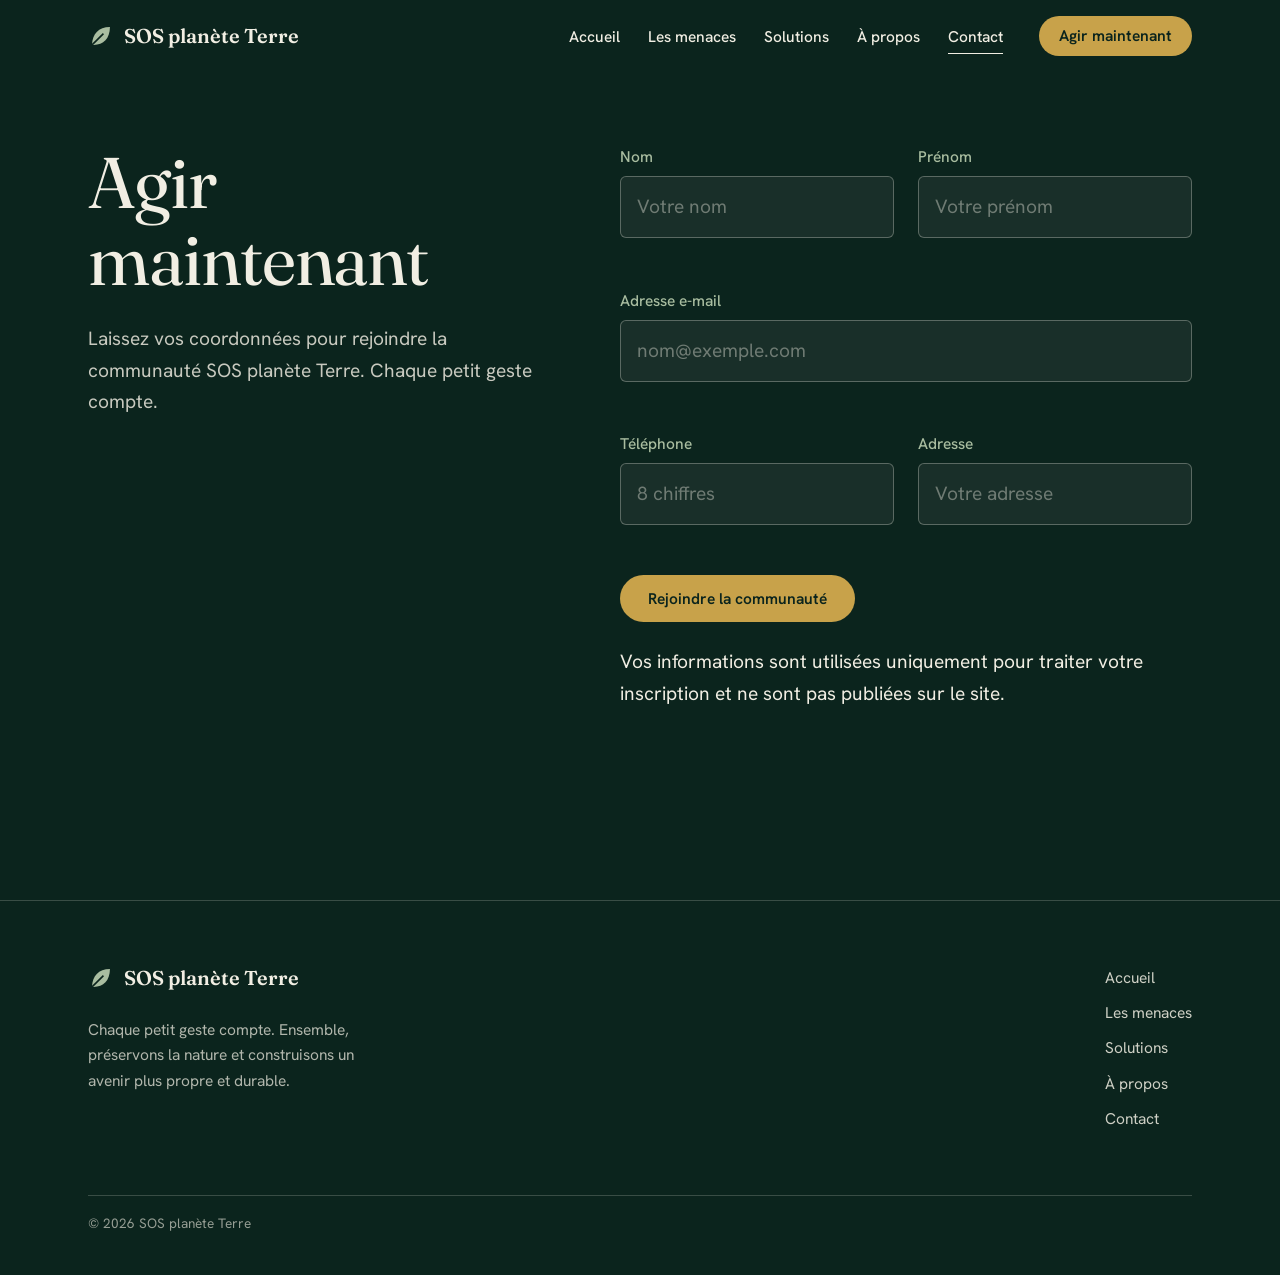
<file: contact.html>
<!DOCTYPE html>
<html lang="fr">
<head>
  <meta charset="UTF-8">
  <meta name="viewport" content="width=device-width, initial-scale=1">
  <title>Contact | SOS planète Terre</title>
  <meta name="description" content="Rejoignez la communauté SOS planète Terre et agissez pour protéger l’environnement.">
  <meta name="theme-color" content="#0b241d">
  <meta property="og:type" content="website">
  <meta property="og:title" content="Contact | SOS planète Terre">
  <meta property="og:description" content="Rejoignez la communauté SOS planète Terre et agissez pour protéger l’environnement.">
  <meta property="og:locale" content="fr_FR">
  <link rel="icon" href="data:image/svg+xml,%3Csvg xmlns='http://www.w3.org/2000/svg' viewBox='0 0 32 32'%3E%3Cpath d='M5 27C5 14 13 5 27 5c0 14-8 22-20 22Z' fill='%235f7f52'/%3E%3C/svg%3E">
  <link rel="preconnect" href="https://fonts.googleapis.com">
  <link rel="preconnect" href="https://fonts.gstatic.com" crossorigin>
  <link rel="stylesheet" href="https://fonts.googleapis.com/css2?family=Fraunces:opsz,wght@9..144,300..600&amp;family=Hanken+Grotesk:wght@400;500;600&amp;display=swap">
  <link rel="stylesheet" href="css/style.css">
  <script>document.documentElement.classList.add("js");</script>
</head>
<body>
  <a class="skip-link" href="#contenu">Aller au contenu</a>
  <div class="progress" aria-hidden="true"></div>

  <header class="site-header">
    <div class="site-header__bar">
      <a class="brand" href="index.html" aria-label="SOS planète Terre, accueil"><svg viewBox="0 0 32 32" aria-hidden="true" focusable="false"><path d="M5 27C5 14 13 5 27 5c0 14-8 22-20 22Z" fill="currentColor"/><path d="M5 27 19 13" stroke="#0b241d" stroke-width="2" fill="none"/></svg><span>SOS planète Terre</span></a>
      <button class="menu-toggle" type="button" aria-expanded="false" aria-controls="site-nav" aria-label="Ouvrir le menu"><span></span><span></span><span></span></button>
      <nav class="nav" id="site-nav" aria-label="Navigation principale">
        <ul class="nav__list">
          <li><a class="nav__link" href="index.html">Accueil</a></li>
          <li><a class="nav__link" href="menaces.html">Les menaces</a></li>
          <li><a class="nav__link" href="solutions.html">Solutions</a></li>
          <li><a class="nav__link" href="a-propos.html">À propos</a></li>
          <li><a class="nav__link" href="contact.html" aria-current="page">Contact</a></li>
        </ul>
        <a class="btn btn--primary btn--small" href="contact.html">Agir maintenant</a>
      </nav>
    </div>
  </header>

  <main id="contenu">
    <section class="contact">
      <div class="wrap contact__grid">
        <div>
          <h1>Agir maintenant</h1>
          <p class="lead">Laissez vos coordonnées pour rejoindre la communauté SOS planète Terre. Chaque petit geste compte.</p>
        </div>
        <form id="contact-form" class="form" action="https://nature.apopolo9800.workers.dev/api/contact" method="post">
          <div hidden aria-hidden="true">
            <label for="website">Ne pas remplir ce champ</label>
            <input id="website" name="website" type="text" tabindex="-1" autocomplete="off">
          </div>
          <div class="field">
            <label for="nom">Nom</label>
            <input id="nom" name="nom" type="text" placeholder="Votre nom" autocomplete="family-name" required aria-describedby="nom-error">
            <p class="field__error" id="nom-error"></p>
          </div>
          <div class="field">
            <label for="prenom">Prénom</label>
            <input id="prenom" name="prenom" type="text" placeholder="Votre prénom" autocomplete="given-name" required aria-describedby="prenom-error">
            <p class="field__error" id="prenom-error"></p>
          </div>
          <div class="field field--full">
            <label for="email">Adresse e-mail</label>
            <input id="email" name="email" type="email" placeholder="nom@exemple.com" autocomplete="email" required aria-describedby="email-error">
            <p class="field__error" id="email-error"></p>
          </div>
          <div class="field">
            <label for="tele">Téléphone</label>
            <input id="tele" name="tele" type="tel" placeholder="8 chiffres" autocomplete="tel-national" required aria-describedby="tele-error" inputmode="numeric" pattern="[29][0-9]{7}" maxlength="8">
            <p class="field__error" id="tele-error"></p>
          </div>
          <div class="field">
            <label for="adresse">Adresse</label>
            <input id="adresse" name="adresse" type="text" placeholder="Votre adresse" autocomplete="street-address" required aria-describedby="adresse-error">
            <p class="field__error" id="adresse-error"></p>
          </div>
          <div class="form__footer">
            <button class="btn btn--primary" type="submit">Rejoindre la communauté</button>
            <p class="form__status" id="form-status" role="status" aria-live="polite"></p>
            <p class="form__privacy">Vos informations sont utilisées uniquement pour traiter votre inscription et ne sont pas publiées sur le site.</p>
          </div>
        </form>
      </div>
    </section>
  </main>

  <footer class="site-footer">
    <div class="wrap">
      <div class="site-footer__top">
        <div class="site-footer__brand">
          <a class="brand" href="index.html"><svg viewBox="0 0 32 32" aria-hidden="true" focusable="false"><path d="M5 27C5 14 13 5 27 5c0 14-8 22-20 22Z" fill="currentColor"/><path d="M5 27 19 13" stroke="#0b241d" stroke-width="2" fill="none"/></svg><span>SOS planète Terre</span></a>
          <p>Chaque petit geste compte. Ensemble, préservons la nature et construisons un avenir plus propre et durable.</p>
        </div>
        <nav class="site-footer__nav" aria-label="Pied de page">
        <a href="index.html">Accueil</a>
        <a href="menaces.html">Les menaces</a>
        <a href="solutions.html">Solutions</a>
        <a href="a-propos.html">À propos</a>
        <a href="contact.html">Contact</a>
        </nav>
      </div>
      <p class="site-footer__legal">© 2026 SOS planète Terre</p>
    </div>
  </footer>

  <script src="js/main.js?v=20261104-contact-api" defer></script>
</body>
</html>
</file>
<file: css/style.css>
/* ==========================================================================
   SOS planète Terre — feuille de style unique
   1. Tokens   2. Base   3. Navigation   4. Boutons   5. Hero
   6. Sections   7. Menaces   8. Solutions   9. Formulaire   10. Pied de page
   11. Mouvement
   ========================================================================== */

/* 1. Tokens ---------------------------------------------------------------- */
:root {
  --forest: #0b241d;
  --pine: #0f3d30;
  --moss: #5f7f52;
  --sage: #a9bda0;
  --ivory: #f1eee3;
  --paper: #e7e3d3;
  --bark: #4a3b2c;
  --ink: #14231d;
  --ink-soft: #3d4f47;
  --amber: #c8a24a;
  --error: #f2b8a2;

  --font-display: "Fraunces", "Iowan Old Style", "Palatino Linotype", Georgia, serif;
  --font-body: "Hanken Grotesk", "Segoe UI", system-ui, -apple-system, sans-serif;

  --step--1: clamp(0.88rem, 0.85rem + 0.15vw, 0.97rem);
  --step-0: clamp(1.05rem, 1rem + 0.25vw, 1.2rem);
  --step-1: clamp(1.35rem, 1.2rem + 0.7vw, 1.8rem);
  --step-2: clamp(1.8rem, 1.4rem + 1.8vw, 2.9rem);
  --step-3: clamp(2.4rem, 1.6rem + 3.6vw, 4.6rem);
  --step-4: clamp(2.7rem, 1.3rem + 6.6vw, 7rem);

  --space-1: 0.5rem;
  --space-2: 1rem;
  --space-3: 1.5rem;
  --space-4: 2.5rem;
  --space-5: 4rem;
  --space-6: clamp(4.5rem, 9vw, 8rem);

  --radius-s: 6px;
  --radius-m: 18px;
  --radius-pill: 999px;
  --shadow-lift: 0 28px 60px -28px rgba(5, 20, 15, 0.6);
  --line: 1px solid rgba(20, 35, 29, 0.18);
  --line-light: 1px solid rgba(241, 238, 227, 0.2);

  --ease: cubic-bezier(0.22, 0.8, 0.2, 1);
  --wrap: 1200px;
  --gutter: clamp(1.25rem, 5vw, 3rem);
}

/* 2. Base ------------------------------------------------------------------ */
*,
*::before,
*::after { box-sizing: border-box; }

html {
  scroll-behavior: smooth;
  scroll-padding-top: 5.5rem;
  -webkit-text-size-adjust: 100%;
}

body {
  margin: 0;
  background: var(--forest);
  color: var(--ink);
  font: 400 var(--step-0) / 1.65 var(--font-body);
  text-rendering: optimizeLegibility;
}
body.menu-open { overflow: hidden; }

img { display: block; max-width: 100%; height: auto; }
h1, h2, h3, p, ul { margin: 0; }
ul { padding: 0; list-style: none; }
a { color: inherit; }

h1, h2 {
  font-family: var(--font-display);
  font-weight: 400;
  letter-spacing: -0.015em;
  line-height: 1.08;
}
h2 { font-size: var(--step-2); }
h3 { font: 600 var(--step-0) / 1.3 var(--font-body); }

:focus-visible { outline: 3px solid var(--amber); outline-offset: 3px; }
.section--light :focus-visible,
.section--paper :focus-visible { outline-color: var(--pine); }

.wrap {
  width: 100%;
  max-width: var(--wrap);
  margin-inline: auto;
  padding-inline: var(--gutter);
}

.skip-link {
  position: fixed;
  top: 0.75rem;
  left: 0.75rem;
  z-index: 100;
  padding: 0.7rem 1rem;
  background: var(--amber);
  color: var(--forest);
  font-weight: 600;
  border-radius: var(--radius-s);
  transform: translateY(-200%);
}
.skip-link:focus { transform: none; }

.progress {
  position: fixed;
  inset: 0 0 auto 0;
  z-index: 60;
  height: 3px;
  background: var(--amber);
  transform: scaleX(0);
  transform-origin: left;
  pointer-events: none;
}

/* 3. Navigation ------------------------------------------------------------ */
.site-header {
  position: fixed;
  inset: 0 0 auto 0;
  z-index: 50;
  color: var(--ivory);
}
/* Le fond vit sur un pseudo-élément : un backdrop-filter sur le header
   casserait le positionnement du menu mobile plein écran. */
.site-header::before {
  content: "";
  position: absolute;
  inset: 0;
  background: rgba(11, 36, 29, 0.92);
  backdrop-filter: blur(10px);
  box-shadow: 0 1px 0 rgba(241, 238, 227, 0.12);
  opacity: 0;
  transition: opacity 0.4s ease;
}
.site-header.is-solid::before { opacity: 1; }

.site-header__bar {
  position: relative;
  display: flex;
  align-items: center;
  justify-content: space-between;
  gap: var(--space-3);
  max-width: var(--wrap);
  margin-inline: auto;
  padding: 1rem var(--gutter);
}

.brand {
  display: inline-flex;
  align-items: center;
  gap: 0.6rem;
  font: 600 1.25rem / 1 var(--font-display);
  text-decoration: none;
  position: relative;
  z-index: 2;
}
.brand svg { width: 26px; height: 26px; color: var(--sage); }

.nav { display: flex; align-items: center; gap: 2.25rem; }
.nav__list { display: flex; gap: 1.75rem; }
.nav__link {
  position: relative;
  padding: 0.4rem 0;
  text-decoration: none;
  font-size: var(--step--1);
  font-weight: 500;
}
.nav__link::after {
  content: "";
  position: absolute;
  inset: auto 0 0 0;
  height: 1px;
  background: currentColor;
  transform: scaleX(0);
  transform-origin: left;
  transition: transform 0.35s var(--ease);
}
.nav__link:hover::after,
.nav__link[aria-current="page"]::after { transform: scaleX(1); }

.menu-toggle {
  display: none;
  position: relative;
  z-index: 2;
  width: 44px;
  height: 44px;
  padding: 0;
  border: 0;
  background: none;
  color: inherit;
  cursor: pointer;
}
.menu-toggle span {
  position: absolute;
  left: 11px;
  right: 11px;
  height: 2px;
  background: currentColor;
  transition: transform 0.35s var(--ease), opacity 0.2s;
}
.menu-toggle span:nth-child(1) { top: 16px; }
.menu-toggle span:nth-child(2) { top: 21px; }
.menu-toggle span:nth-child(3) { top: 26px; }
.menu-toggle[aria-expanded="true"] span:nth-child(1) { transform: translateY(5px) rotate(45deg); }
.menu-toggle[aria-expanded="true"] span:nth-child(2) { opacity: 0; }
.menu-toggle[aria-expanded="true"] span:nth-child(3) { transform: translateY(-5px) rotate(-45deg); }

@media (max-width: 860px) {
  .menu-toggle { display: block; }
  .nav {
    position: fixed;
    inset: 0;
    z-index: 1;
    flex-direction: column;
    justify-content: center;
    gap: 2.5rem;
    background: var(--forest);
    visibility: hidden;
    transform: translateY(-100%);
    transition: transform 0.5s var(--ease), visibility 0s 0.5s;
  }
  .nav.is-open {
    visibility: visible;
    transform: none;
    transition: transform 0.5s var(--ease), visibility 0s;
  }
  .nav__list { flex-direction: column; align-items: center; gap: 1.25rem; }
  .nav__link { font: 400 var(--step-2) / 1.1 var(--font-display); }
}

/* 4. Boutons --------------------------------------------------------------- */
.btn {
  display: inline-flex;
  align-items: center;
  justify-content: center;
  gap: 0.6rem;
  padding: 0.95rem 1.7rem;
  border: 1px solid transparent;
  border-radius: var(--radius-pill);
  font: 600 var(--step--1) / 1 var(--font-body);
  text-decoration: none;
  cursor: pointer;
  transition: background-color 0.3s, color 0.3s, border-color 0.3s;
}
.btn--primary { background: var(--amber); color: var(--forest); }
.btn--primary:hover { background: var(--ivory); }
.btn--ghost { border-color: rgba(241, 238, 227, 0.55); color: var(--ivory); }
.btn--ghost:hover { background: var(--ivory); border-color: var(--ivory); color: var(--forest); }
.btn--solid { background: var(--pine); color: var(--ivory); }
.btn--solid:hover { background: var(--forest); }
.btn--small { padding: 0.7rem 1.2rem; }

/* 5. Hero ------------------------------------------------------------------ */
.hero {
  position: relative;
  isolation: isolate;
  display: grid;
  align-items: end;
  min-height: 100vh;
  min-height: 100svh;
  overflow: hidden;
  background: var(--forest);
  color: var(--ivory);
}
.hero--page { min-height: 64vh; min-height: 64svh; }

.hero__media { position: absolute; inset: 0; z-index: -2; }
.hero__media img {
  width: 100%;
  height: 100%;
  object-fit: cover;
  animation: settle 2.6s var(--ease) both;
}
.hero::after {
  content: "";
  position: absolute;
  inset: 0;
  z-index: -1;
  background: linear-gradient(180deg, rgba(11, 36, 29, 0.6) 0%, rgba(11, 36, 29, 0.28) 38%, rgba(11, 36, 29, 0.94) 100%);
}

.hero__inner {
  width: 100%;
  max-width: var(--wrap);
  margin-inline: auto;
  padding: 9rem var(--gutter) clamp(3rem, 8vh, 5.5rem);
}
.hero h1 {
  max-width: 13ch;
  font-size: var(--step-4);
  line-height: 0.98;
  letter-spacing: -0.025em;
}
.hero--page h1 { max-width: 18ch; font-size: var(--step-3); }

.hero h1 .line { display: block; overflow: hidden; padding-bottom: 0.1em; margin-bottom: -0.1em; }
.hero h1 .line > span {
  display: block;
  animation: rise 1.1s var(--ease) both;
  animation-delay: calc(0.2s + var(--i, 0) * 0.13s);
}

.hero__lede {
  max-width: 46ch;
  margin-top: var(--space-4);
  color: rgba(241, 238, 227, 0.86);
  animation: fade 1s ease 0.95s both;
}
.hero__actions {
  display: flex;
  flex-wrap: wrap;
  gap: var(--space-2);
  margin-top: var(--space-4);
  animation: fade 1s ease 1.15s both;
}

/* 6. Sections -------------------------------------------------------------- */
.section { padding-block: var(--space-6); }
.section--light { background: var(--ivory); color: var(--ink); }
.section--paper { background: var(--paper); color: var(--ink); }
.section--pine { background: var(--pine); color: var(--ivory); }
.section--dark { background: var(--forest); color: var(--ivory); }

.statement p {
  max-width: 30em;
  font: 300 var(--step-2) / 1.28 var(--font-display);
  letter-spacing: -0.01em;
}
.statement .btn { margin-top: var(--space-4); }
.lead { max-width: 56ch; color: var(--ink-soft); }
.section--dark .lead,
.section--pine .lead { color: rgba(241, 238, 227, 0.8); }

.split {
  display: grid;
  grid-template-columns: minmax(0, 1fr) minmax(0, 1.1fr);
  gap: var(--space-5);
  align-items: start;
}
.split > :first-child { position: sticky; top: 7rem; }
@media (max-width: 900px) {
  .split { grid-template-columns: 1fr; gap: var(--space-4); }
  .split > :first-child { position: static; }
}
.split h2 + p { margin-top: var(--space-3); }
.split .btn { margin-top: var(--space-4); }

.gestures { border-top: var(--line-light); }
.gestures a {
  display: flex;
  align-items: baseline;
  justify-content: space-between;
  gap: var(--space-3);
  padding: 1.25rem 0;
  border-bottom: var(--line-light);
  font: 400 var(--step-1) / 1.2 var(--font-display);
  text-decoration: none;
  transition: padding-left 0.4s var(--ease), color 0.3s;
}
.gestures a:hover,
.gestures a:focus-visible { padding-left: 0.75rem; color: var(--amber); }

.cta { text-align: left; }
.cta h2 { max-width: 16ch; font-size: var(--step-3); }
.cta p { max-width: 46ch; margin-top: var(--space-3); color: rgba(241, 238, 227, 0.82); }
.cta .btn { margin-top: var(--space-4); }

.prose p + p { margin-top: var(--space-2); }
.columns { display: grid; grid-template-columns: repeat(2, minmax(0, 1fr)); gap: var(--space-5); }
.columns h2 { margin-bottom: var(--space-3); font-size: var(--step-1); }
@media (max-width: 800px) { .columns { grid-template-columns: 1fr; gap: var(--space-4); } }

/* 7. Menaces --------------------------------------------------------------- */
.threats__grid {
  display: grid;
  grid-template-columns: minmax(0, 1.2fr) minmax(0, 0.8fr);
  gap: var(--space-5);
  align-items: start;
}
.threats__head { margin-bottom: var(--space-4); }
.threats__head p { margin-top: var(--space-2); color: var(--ink-soft); max-width: 48ch; }

.threat {
  display: grid;
  grid-template-columns: 1fr auto;
  gap: 0.35rem 1.5rem;
  padding: 1.6rem 0;
  border-top: var(--line);
  text-decoration: none;
}
.threat-list li:last-child .threat { border-bottom: var(--line); }
.threat__title {
  font: 400 var(--step-2) / 1.1 var(--font-display);
  transition: transform 0.45s var(--ease);
}
.threat__text { grid-column: 1; max-width: 44ch; color: var(--ink-soft); font-size: var(--step--1); }
.threat__more {
  grid-column: 2;
  grid-row: 1 / 3;
  align-self: center;
  font-size: var(--step--1);
  font-weight: 600;
  color: var(--pine);
  opacity: 0.55;
  transition: opacity 0.3s;
}
.threat:hover .threat__title,
.threat:focus-visible .threat__title { transform: translateX(0.6rem); }
.threat:hover .threat__more,
.threat:focus-visible .threat__more,
.threat.is-active .threat__more { opacity: 1; }
.threat__thumb { display: none; }

.threat-preview {
  position: sticky;
  top: 6.5rem;
  aspect-ratio: 4 / 5;
  overflow: hidden;
  border-radius: var(--radius-m);
  background: var(--pine);
  box-shadow: var(--shadow-lift);
}
.threat-preview img {
  position: absolute;
  inset: 0;
  width: 100%;
  height: 100%;
  object-fit: cover;
  opacity: 0;
  transform: scale(1.06);
  transition: opacity 0.6s var(--ease), transform 1.2s var(--ease);
}
.threat-preview img.is-active { opacity: 1; transform: none; }

@media (max-width: 900px) {
  .threats__grid { grid-template-columns: 1fr; }
  .threat-preview { display: none; }
  .threat { grid-template-columns: 96px 1fr; align-items: center; }
  .threat__thumb {
    display: block;
    grid-row: 1 / 3;
    width: 96px;
    height: 96px;
    object-fit: cover;
    border-radius: var(--radius-s);
    background: var(--pine);
  }
  .threat__text, .threat__title { grid-column: 2; }
  .threat__title { font-size: var(--step-1); }
  .threat__more { display: none; }
}

.jump { display: flex; flex-wrap: wrap; gap: 0.6rem; margin-top: var(--space-4); }
.jump a {
  padding: 0.55rem 1.1rem;
  border: 1px solid rgba(20, 35, 29, 0.3);
  border-radius: var(--radius-pill);
  font-size: var(--step--1);
  font-weight: 500;
  text-decoration: none;
  transition: background-color 0.3s, color 0.3s;
}
.jump a:hover { background: var(--pine); color: var(--ivory); }

.chapter {
  display: grid;
  grid-template-columns: repeat(12, minmax(0, 1fr));
  gap: var(--space-4);
  align-items: center;
  padding-block: var(--space-5);
}
.chapter__media {
  grid-column: 1 / 7;
  aspect-ratio: 4 / 5;
  overflow: hidden;
  border-radius: var(--radius-m);
  background: var(--pine);
}
.chapter__media img { width: 100%; height: 100%; object-fit: cover; }
.chapter__body { grid-column: 8 / 13; }
.chapter:nth-of-type(even) .chapter__media { grid-column: 7 / 13; grid-row: 1; }
.chapter:nth-of-type(even) .chapter__body { grid-column: 1 / 6; grid-row: 1; }
.chapter__body h2 { margin-bottom: var(--space-3); }
.chapter__body p { max-width: 50ch; color: var(--ink-soft); }
.chapter__act {
  margin-top: var(--space-3);
  padding-left: 1.25rem;
  border-left: 2px solid var(--moss);
}
.chapter__act h3 { margin-bottom: 0.35rem; color: var(--pine); }

@media (max-width: 860px) {
  .chapter { grid-template-columns: 1fr; gap: var(--space-3); padding-block: var(--space-4); }
  .chapter__media,
  .chapter:nth-of-type(even) .chapter__media { grid-column: 1; grid-row: 1; aspect-ratio: 4 / 3; }
  .chapter__body,
  .chapter:nth-of-type(even) .chapter__body { grid-column: 1; grid-row: 2; }
}

/* 8. Solutions ------------------------------------------------------------- */
.solution-grid {
  display: grid;
  grid-template-columns: repeat(6, minmax(0, 1fr));
  gap: var(--space-5) var(--space-4);
}
.solution { grid-column: span 3; scroll-margin-top: 6rem; }
.solution:nth-child(1) { grid-column: span 4; }
.solution:nth-child(2) { grid-column: span 2; }
.solution:nth-child(3) { grid-column: span 2; }
.solution:nth-child(4) { grid-column: span 4; }
.solution:nth-child(5) {
  grid-column: 1 / -1;
  display: grid;
  grid-template-columns: repeat(2, minmax(0, 1fr));
  gap: var(--space-4);
  align-items: center;
}
.solution__media {
  overflow: hidden;
  margin-bottom: var(--space-3);
  border-radius: var(--radius-m);
  background: var(--pine);
}
.solution:nth-child(5) .solution__media { margin-bottom: 0; }
.solution__media img { width: 100%; aspect-ratio: 3 / 2; object-fit: cover; }
.solution h2 { margin-bottom: var(--space-2); font-size: var(--step-1); }
.solution p { color: var(--ink-soft); }
.checklist { margin-top: var(--space-2); display: grid; gap: 0.55rem; }
.checklist li { position: relative; padding-left: 1.5rem; font-size: var(--step--1); }
.checklist li::before {
  content: "";
  position: absolute;
  left: 0;
  top: 0.45em;
  width: 0.7rem;
  height: 0.7rem;
  background: var(--moss);
  border-radius: 0 70% 0 70%;
}
@media (max-width: 860px) {
  .solution-grid { grid-template-columns: 1fr; }
  .solution,
  .solution:nth-child(n) { grid-column: 1; }
  .solution:nth-child(5) { grid-template-columns: 1fr; gap: 0; }
  .solution:nth-child(5) .solution__media { margin-bottom: var(--space-3); }
}

.daily { display: grid; grid-template-columns: repeat(4, minmax(0, 1fr)); gap: var(--space-4); margin-top: var(--space-4); }
.daily li { padding-top: var(--space-2); border-top: var(--line-light); }
.daily h3 { margin-bottom: 0.4rem; font: 400 var(--step-1) / 1.15 var(--font-display); }
.daily p { color: rgba(241, 238, 227, 0.8); font-size: var(--step--1); }
@media (max-width: 900px) { .daily { grid-template-columns: repeat(2, minmax(0, 1fr)); } }
@media (max-width: 520px) { .daily { grid-template-columns: 1fr; } }

/* 9. Formulaire ------------------------------------------------------------ */
.contact { padding-top: 9rem; padding-bottom: var(--space-6); min-height: 100vh; }
.contact__grid {
  display: grid;
  grid-template-columns: minmax(0, 0.9fr) minmax(0, 1.1fr);
  gap: var(--space-5);
  align-items: start;
}
.contact h1 { font-size: var(--step-3); max-width: 10ch; }
.contact { color: var(--ivory); }
.contact .lead { margin-top: var(--space-3); color: rgba(241, 238, 227, 0.82); }
@media (max-width: 900px) { .contact__grid { grid-template-columns: 1fr; gap: var(--space-4); } }

.form { display: grid; grid-template-columns: repeat(2, minmax(0, 1fr)); gap: var(--space-3); }
.field { display: grid; gap: 0.4rem; align-content: start; }
.field--full { grid-column: 1 / -1; }
.field label { color: var(--sage); font-size: var(--step--1); font-weight: 500; }
.field input {
  width: 100%;
  padding: 0.9rem 1rem;
  border: 1px solid rgba(241, 238, 227, 0.3);
  border-radius: var(--radius-s);
  background: rgba(241, 238, 227, 0.06);
  color: var(--ivory);
  font: inherit;
  transition: border-color 0.3s, background-color 0.3s;
}
.field input::placeholder { color: rgba(241, 238, 227, 0.4); }
.field input:hover { border-color: rgba(241, 238, 227, 0.55); }
.field input:focus-visible { outline: 2px solid var(--amber); outline-offset: 2px; background: rgba(241, 238, 227, 0.1); }
.field input[aria-invalid="true"] { border-color: var(--error); }
.field__error { min-height: 1.3em; color: var(--error); font-size: 0.9rem; }
.form__footer { grid-column: 1 / -1; display: flex; flex-wrap: wrap; align-items: center; gap: var(--space-3); }
.form__status { font-size: var(--step--1); }
.form__status[data-state="ok"] { color: var(--sage); }
.form__status[data-state="error"] { color: var(--error); }
.btn[disabled] { opacity: 0.6; cursor: progress; }
@media (max-width: 600px) { .form { grid-template-columns: 1fr; } }

/* 10. Pied de page --------------------------------------------------------- */
.site-footer { padding-block: var(--space-5) var(--space-4); background: var(--forest); color: var(--ivory); border-top: var(--line-light); }
.site-footer__top { display: flex; flex-wrap: wrap; justify-content: space-between; gap: var(--space-4); }
.site-footer__brand p { max-width: 34ch; margin-top: var(--space-2); color: rgba(241, 238, 227, 0.72); font-size: var(--step--1); }
.site-footer__nav { display: grid; gap: 0.6rem; font-size: var(--step--1); }
.site-footer__nav a { text-decoration: none; color: rgba(241, 238, 227, 0.85); }
.site-footer__nav a:hover { color: var(--amber); }
.site-footer__legal { margin-top: var(--space-5); padding-top: var(--space-2); border-top: var(--line-light); color: rgba(241, 238, 227, 0.6); font-size: 0.85rem; }

/* 11. Mouvement ------------------------------------------------------------ */
.reveal-up { will-change: opacity, transform; }
.js .reveal-up:not(.is-visible) {
  opacity: 0;
  transform: translate3d(0, 26px, 0);
}
.js .reveal-up.is-visible {
  opacity: 1;
  transform: none;
  transition: opacity 0.75s var(--ease), transform 0.85s var(--ease);
  transition-delay: calc(var(--reveal-index, 0) * 55ms);
}

@keyframes rise { from { transform: translateY(105%); } to { transform: none; } }
@keyframes fade { from { opacity: 0; transform: translateY(12px); } to { opacity: 1; transform: none; } }
@keyframes settle { from { transform: scale(1.12); } to { transform: scale(1); } }

/* Les images de chapitre se dévoilent par un masque appliqué à l'image ;
   le conteneur, lui, reste observable. Sans JavaScript (pas de .js), tout est visible. */
.js .reveal-clip img { clip-path: inset(0 0 100% 0); transform: scale(1.18); }
.js .reveal-clip.is-in img {
  clip-path: inset(0);
  transform: none;
  transition: clip-path 1.25s var(--ease), transform 1.6s var(--ease);
}

@media (prefers-reduced-motion: reduce) {
  html { scroll-behavior: auto; }
  *, *::before, *::after {
    animation-duration: 0.01ms !important;
    animation-delay: 0s !important;
    transition-duration: 0.01ms !important;
    transition-delay: 0s !important;
  }
  .js .reveal-clip img { clip-path: none; transform: none; }
  .js .reveal-up { opacity: 1 !important; transform: none !important; transition: none !important; }
}
</file>
